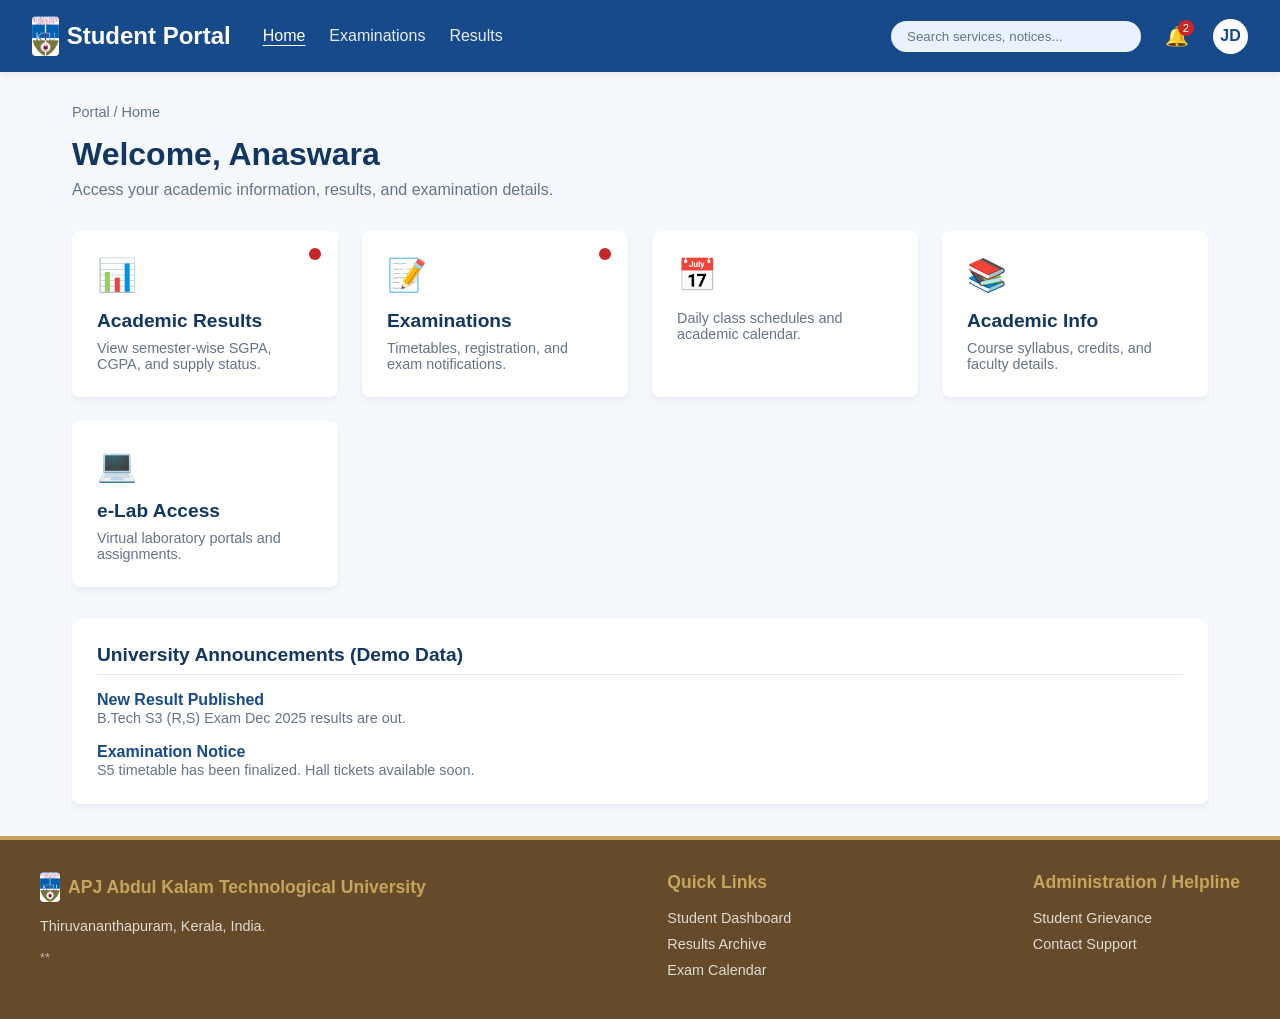
<file: index.html>
<!DOCTYPE html>
<html lang="en">
<head>
    <meta charset="UTF-8">
    <meta name="viewport" content="width=device-width, initial-scale=1.0">
    <title>KTU Student Portal - Home</title>
    <link rel="stylesheet" href="style.css">
</head>
<body>

    <header>
        <div class="header-left">
            <a href="index.html" class="logo">
                <img src="image.png" alt="KTU Logo" class="logo-img">
                Student Portal
            </a>
            <nav class="nav-links">
                <a href="index.html" class="active">Home</a>
                <a href="examinations.html">Examinations</a>
                <a href="results.html">Results</a>
            </nav>
        </div>
        <div class="header-right">
            <div class="search-container">
                <input type="search" id="global-search" placeholder="Search services, notices...">
            </div>
            <button id="notif-btn" class="action-btn" aria-label="Notifications">
                🔔<span id="notif-badge" class="badge"></span>
            </button>
            <div class="profile-icon" title="Demo Profile">JD</div>
        </div>
    </header>

    <main>
        <div class="breadcrumb">Portal / Home</div>
        <h1 class="page-title">Welcome, Anaswara</h1>
        <p class="page-subtitle">Access your academic information, results, and examination details.</p>

        <div class="grid">
            <a href="results.html" class="card interactive">
                <div id="indicator-results" class="card-indicator"></div>
                <div class="card-icon">📊</div>
                <h3 class="card-title">Academic Results</h3>
                <p class="card-desc">View semester-wise SGPA, CGPA, and supply status.</p>
            </a>
            
            <a href="examinations.html" class="card interactive">
                <div id="indicator-exams" class="card-indicator"></div>
                <div class="card-icon">📝</div>
                <h3 class="card-title">Examinations</h3>
                <p class="card-desc">Timetables, registration, and exam notifications.</p>
            </a>

            <a href="#" class="card interactive" onclick="alert(' feature: Timetable module coming soon.')">
                <div class="card-icon">📅</div>
                <p class="card-desc">Daily class schedules and academic calendar.</p>
            </a>

            <a href="#" class="card interactive" onclick="alert('feature: Academic Information module coming soon.')">
                <div class="card-icon">📚</div>
                <h3 class="card-title">Academic Info</h3>
                <p class="card-desc">Course syllabus, credits, and faculty details.</p>
            </a>
            
            <a href="#" class="card interactive" onclick="alert('feature: e-Lab module coming soon.')">
                <div class="card-icon">💻</div>
                <h3 class="card-title">e-Lab Access</h3>
                <p class="card-desc">Virtual laboratory portals and assignments.</p>
            </a>
        </div>

        <div class="card" style="margin-top: 2rem;">
            <h3 class="card-title" style="margin-bottom: 1rem; border-bottom: 1px solid #e2e8f0; padding-bottom: 0.5rem;">University Announcements (Demo Data)</h3>
            <ul style="list-style: none;">
                <li style="margin-bottom: 1rem;">
                    <strong><a href="results.html" style="color: var(--primary-blue); text-decoration: none;">New Result Published</a></strong><br>
                    <span class="card-desc">B.Tech S3 (R,S) Exam Dec 2025 results are out.</span>
                </li>
                <li>
                    <strong><a href="examinations.html" style="color: var(--primary-blue); text-decoration: none;">Examination Notice</a></strong><br>
                    <span class="card-desc">S5 timetable has been finalized. Hall tickets available soon.</span>
                </li>
            </ul>
        </div>
    </main>

    <footer>
        <div class="footer-content">
            <div class="footer-col">
                <h3 style="display:flex; align-items:center; gap:0.5rem;">
                    <img src="image.png" alt="KTU Logo" class="footer-logo-img">
                    APJ Abdul Kalam Technological University
                </h3>
                <p style="font-size: 0.9rem; opacity: 0.8; margin-top: 0.5rem;">Thiruvananthapuram, Kerala, India.</p>
                <p style="font-size: 0.8rem; opacity: 0.6; margin-top: 1rem;">**</p>
            </div>
            <div class="footer-col">
                <h3>Quick Links</h3>
                <ul>
                    <li><a href="index.html">Student Dashboard</a></li>
                    <li><a href="results.html">Results Archive</a></li>
                    <li><a href="examinations.html">Exam Calendar</a></li>
                </ul>
            </div>
            <div class="footer-col">
                <h3>Administration / Helpline</h3>
                <ul>
                    <li><a href="#" onclick="alert('Helpdesk')">Student Grievance</a></li>
                    <li><a href="#" onclick="alert('Helpdesk')">Contact Support</a></li>
                </ul>
            </div>
        </div>
    </footer>

    <script src="script.js"></script>
</body>
</html>
</file>
<file: style.css>
/* style.css */
:root {
  --primary-blue: #174A8B;
  --dark-blue: #123762;
  --light-blue: #EAF2FF;
  --bg-color: #F5F8FC;
  --white: #FFFFFF;
  --footer-brown: #654B29;
  --footer-gold: #C7A45C;
  --text-main: #19365C;
  --text-muted: #64748B;
  
  --supply-red: #C62828;
  --supply-red-bg: #FDECEC;
  --pass-green: #2E7D32;
  --pass-green-bg: #E8F5E9;
  --pending-grey: #94A3B8;
  --pending-grey-bg: #F1F5F9;

  --border-radius: 8px;
  --shadow: 0 4px 6px rgba(0,0,0,0.05);
  --transition: all 0.2s ease-in-out;
}

* { margin: 0; padding: 0; box-sizing: border-box; font-family: 'Segoe UI', Tahoma, Geneva, Verdana, sans-serif; }

body { background-color: var(--bg-color); color: var(--text-main); display: flex; flex-direction: column; min-height: 100vh; }

/* Header */
header { background-color: var(--primary-blue); color: var(--white); padding: 1rem 2rem; display: flex; justify-content: space-between; align-items: center; position: sticky; top: 0; z-index: 100; box-shadow: var(--shadow); }
.header-left { display: flex; align-items: center; gap: 2rem; }
.logo { font-size: 1.5rem; font-weight: bold; color: var(--white); text-decoration: none; display: flex; align-items: center; gap: 0.5rem;}
.logo-img { height: 40px; width: auto; border-radius: 4px; }
.nav-links { display: flex; gap: 1.5rem; }
.nav-links a { color: var(--white); text-decoration: none; opacity: 0.9; font-weight: 500; transition: var(--transition); }
.nav-links a:hover, .nav-links a.active { opacity: 1; text-decoration: underline; text-underline-offset: 4px; }
.header-right { display: flex; align-items: center; gap: 1.5rem; }

/* Search & Actions */
.search-container { position: relative; }
.search-container input { padding: 0.5rem 1rem; border-radius: 20px; border: none; outline: none; width: 250px; background: var(--light-blue); color: var(--dark-blue); }
.search-container input::placeholder { color: var(--text-muted); }
.action-btn { background: none; border: none; font-size: 1.2rem; cursor: pointer; color: var(--white); position: relative; }
.badge { position: absolute; top: -5px; right: -5px; background: var(--supply-red); color: white; font-size: 0.7rem; padding: 2px 5px; border-radius: 10px; display: none; }
.profile-icon { background: var(--white); color: var(--primary-blue); width: 35px; height: 35px; border-radius: 50%; display: flex; align-items: center; justify-content: center; font-weight: bold; }

/* Notifications Dropdown */
.notif-dropdown { position: absolute; top: 60px; right: 2rem; width: 300px; background: var(--white); box-shadow: 0 10px 15px rgba(0,0,0,0.1); border-radius: var(--border-radius); display: none; flex-direction: column; max-height: 400px; overflow-y: auto; border: 1px solid #e2e8f0; }
.notif-dropdown.show { display: flex; }
.notif-header { padding: 1rem; border-bottom: 1px solid #e2e8f0; font-weight: bold; color: var(--dark-blue); display: flex; justify-content: space-between;}
.notif-header button { background: none; border: none; color: var(--primary-blue); cursor: pointer; font-size: 0.8rem;}
.notif-item { padding: 1rem; border-bottom: 1px solid #e2e8f0; cursor: pointer; transition: var(--transition); }
.notif-item:hover { background: var(--light-blue); }
.notif-item.unread { border-left: 4px solid var(--primary-blue); background: #f8fafc; }
.notif-item h4 { font-size: 0.9rem; margin-bottom: 0.2rem; }
.notif-item p { font-size: 0.8rem; color: var(--text-muted); }

/* Main Content */
main { flex: 1; padding: 2rem; max-width: 1200px; margin: 0 auto; width: 100%; }
.breadcrumb { font-size: 0.9rem; color: var(--text-muted); margin-bottom: 1rem; }
.page-title { color: var(--dark-blue); margin-bottom: 0.5rem; }
.page-subtitle { color: var(--text-muted); margin-bottom: 2rem; }

/* Cards & Grids */
.grid { display: grid; grid-template-columns: repeat(auto-fit, minmax(250px, 1fr)); gap: 1.5rem; margin-bottom: 2rem; }
.card { background: var(--white); padding: 1.5rem; border-radius: var(--border-radius); box-shadow: var(--shadow); transition: var(--transition); border: 1px solid transparent; text-decoration: none; color: inherit; display: flex; flex-direction: column; position: relative; }
.card.interactive:hover { transform: translateY(-3px); border-color: var(--light-blue); box-shadow: 0 8px 12px rgba(0,0,0,0.1); }
.card-icon { font-size: 2rem; margin-bottom: 1rem; color: var(--primary-blue); }
.card-title { font-size: 1.2rem; margin-bottom: 0.5rem; color: var(--dark-blue); }
.card-desc { font-size: 0.9rem; color: var(--text-muted); }
.card-indicator { position: absolute; top: 1rem; right: 1rem; width: 12px; height: 12px; background: var(--supply-red); border-radius: 50%; display: none; }

/* Results specific */
.sem-grid { display: grid; grid-template-columns: repeat(auto-fit, minmax(120px, 1fr)); gap: 1rem; margin-bottom: 2rem; }
.sem-btn { padding: 1rem; border: none; border-radius: var(--border-radius); font-weight: bold; cursor: pointer; transition: var(--transition); display: flex; flex-direction: column; align-items: center; gap: 0.5rem; box-shadow: var(--shadow); }
.sem-btn span { font-size: 0.8rem; font-weight: normal; }
.sem-btn.pass { background: var(--pass-green-bg); color: var(--pass-green); border: 1px solid var(--pass-green); }
.sem-btn.supply { background: var(--supply-red-bg); color: var(--supply-red); border: 1px solid var(--supply-red); }
.sem-btn.pending { background: var(--pending-grey-bg); color: var(--text-muted); border: 1px solid var(--pending-grey); }
.sem-btn.active { transform: scale(1.05); box-shadow: 0 0 0 2px var(--primary-blue); }

.details-panel { background: var(--white); padding: 2rem; border-radius: var(--border-radius); box-shadow: var(--shadow); display: none; }
.details-panel.active { display: block; }

/* Footer */
footer { background: var(--footer-brown); border-top: 4px solid var(--footer-gold); color: var(--white); padding: 2rem; margin-top: auto; }
.footer-content { max-width: 1200px; margin: 0 auto; display: flex; flex-wrap: wrap; justify-content: space-between; gap: 2rem; }
.footer-col h3 { color: var(--footer-gold); margin-bottom: 1rem; font-size: 1.1rem; }
.footer-logo-img { height: 30px; width: auto; border-radius: 4px; }
.footer-col ul { list-style: none; }
.footer-col ul li { margin-bottom: 0.5rem; }
.footer-col ul li a { color: var(--white); text-decoration: none; opacity: 0.8; font-size: 0.9rem; }
.footer-col ul li a:hover { opacity: 1; text-decoration: underline; }

/* Responsive */
@media (max-width: 768px) {
  header { flex-direction: column; gap: 1rem; align-items: stretch; }
  .header-left { flex-direction: column; align-items: flex-start; gap: 1rem; }
  .search-container input { width: 100%; }
  .header-right { justify-content: space-between; }
  .notif-dropdown { width: 100%; right: 0; top: 120px; }
}
</file>
